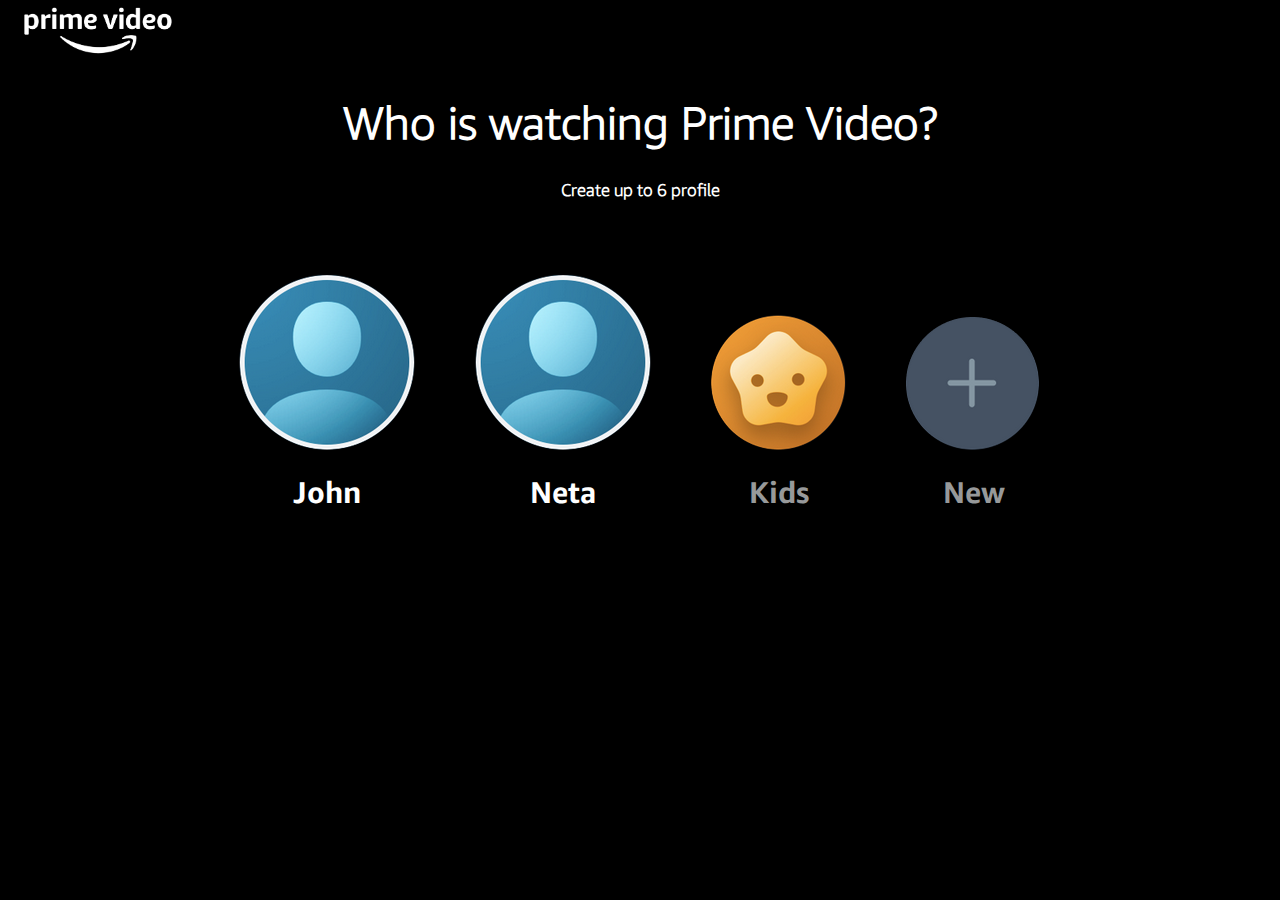
<file: index.html>
<!DOCTYPE html>
<html lang="en">
<head>
    <meta charset="UTF-8">
    <meta http-equiv="X-UA-Compatible" content="IE=edge">
    <meta name="viewport" content="width=device-width, initial-scale=1.0">

    <link rel="stylesheet" type="text/css" href="css/style.css">
    <script src="https://ajax.googleapis.com/ajax/libs/jquery/3.5.1/jquery.min.js"></script>
    <script src="js/javascript.js"></script>
    <title>Amazon Prime</title>
</head>
<body>
    <div class="main">
        <div class="logo"><img src="images/logo.png"></div>
        <h1 class="profileheader">Who is watching Prime Video?</h1>
        <h3 class="profilesubheader">Create up to 6 profile</h3>
        <div class="profilelist">
                <div class="largeprofile">
                    <a href="home.html"><img src="images/adult.png"></a>
                    <div class="profilename">John</div>
                    <div class="editprofile">Edit</div>
                </div>
                <div class="largeprofile">
                    <a href="home.html"><img src="images/adult.png"></a>
                    <div class="profilename">Neta</div>
                    <div class="editprofile">Edit</div>
                </div>
                <div class="smallprofile">
                    <a href="home.html"><img src="images/child.png" height="135" width="135"></a>
                    <div class="profilename">Kids</div>
                    <div class="editprofile">Edit</div>
                </div>
                <div class="smallprofile">
                    <a href="home.html"><img src="images/new.png" height="133" width="133"></a>
                    <div class="profilename">New</div>
                    <div class="editprofile">Edit</div>
                </div>
        </div>
    </div>
</body>
</html>
</file>
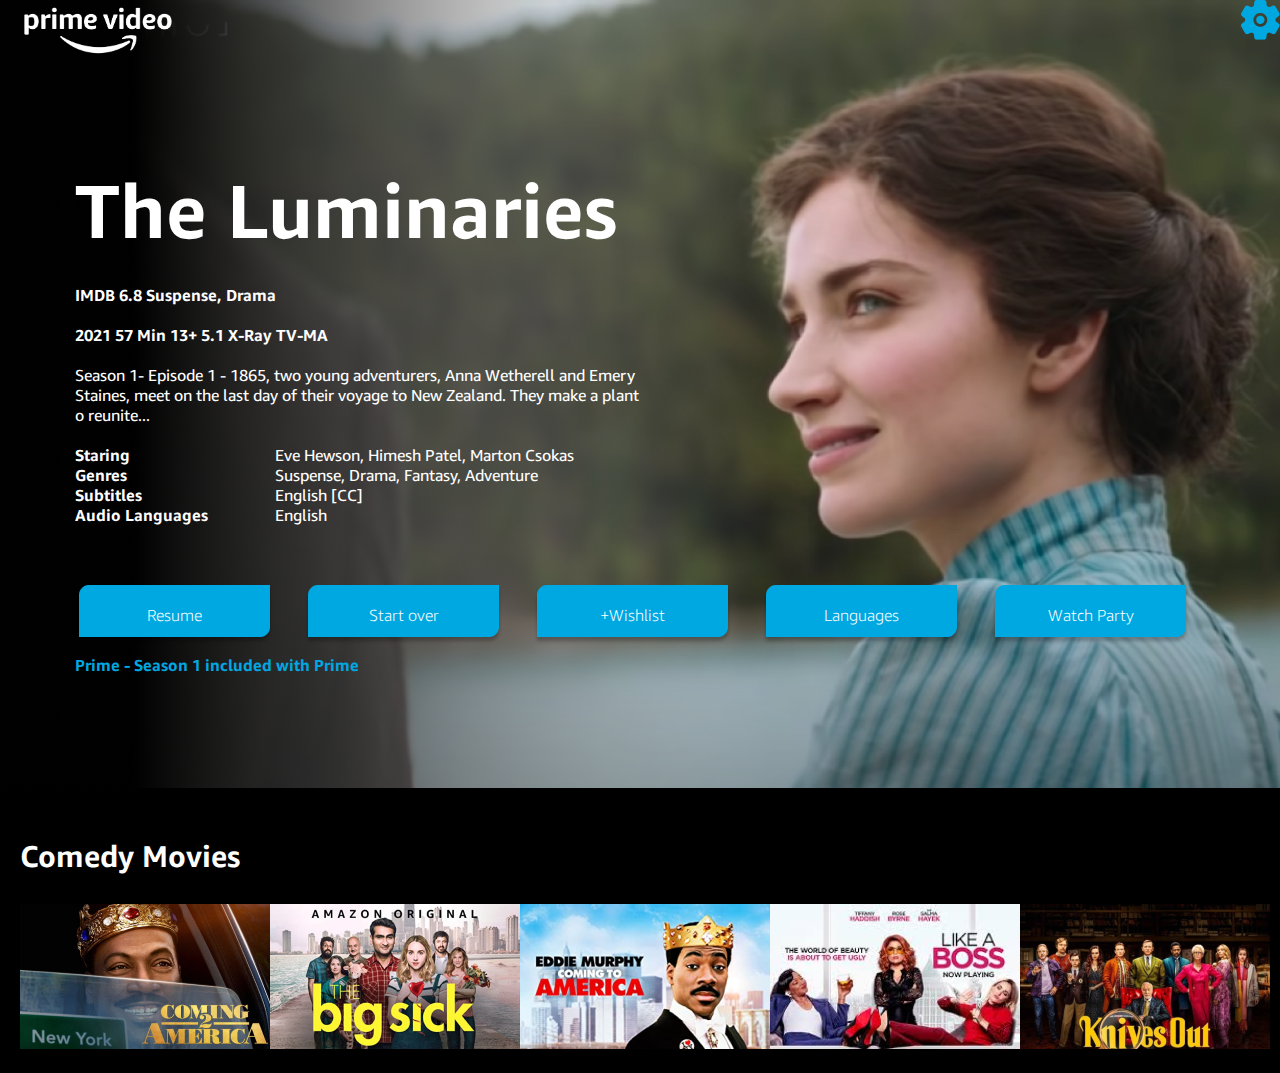
<file: continue.html>
<!DOCTYPE html>
<html lang="en">
<head>
    <meta charset="UTF-8">
    <meta http-equiv="X-UA-Compatible" content="IE=edge">
    <meta name="viewport" content="width=device-width, initial-scale=1.0">

    <link rel="stylesheet" type="text/css" href="css/style.css">
    <script src="https://ajax.googleapis.com/ajax/libs/jquery/3.5.1/jquery.min.js"></script>
    <script src="js/javascript.js"></script>
    <title>Amazon Prime</title>
</head>
<body>
    <div class="main">
        <div class="watch">
            <div class="controlbar">
                <div class="logo"><img src="images/logo.png"></div>
                <div class="settings"><img src="images/settings.png"></div>
            </div>
            <div class="details">
                <div class="titlename">The Luminaries</div>
                <div class="cardtext">
                    <div class="categorization">IMDB 6.8 Suspense, Drama</div>
                    <div class="primaryfilmmeta">2021 57 Min 13+ 5.1 X-Ray TV-MA</div>
                    <div class="description">Season 1- Episode 1 - 1865, two young adventurers, Anna 
                        Wetherell and Emery Staines, meet on the last day of their 
                        voyage to New Zealand. They make a plant o reunite...</div>
                    <div class="secondaryfilmmeta">
                        <div class="metadetail">
                            <div class="metalabel">Staring</div>
                            <div class="metadetail">Eve Hewson, Himesh Patel, Marton Csokas</div>
                        </div>
                        <div class="metadetail">
                            <div class="metalabel">Genres</div>
                            <div class="metadetail">Suspense, Drama, Fantasy, Adventure</div>
                        </div>
                        <div class="metadetail">
                            <div class="metalabel">Subtitles</div>
                            <div class="metadetail">English [CC]</div>
                        </div>
                        <div class="metadetail">
                            <div class="metalabel">Audio Languages</div>
                            <div class="metadetail">English</div>
                        </div>
                    </div>
                </div>
                <div class="watchoptions">
                    <div class="watchbutton">Resume</div>
                    <div class="watchbutton">Start over</div>
                    <div class="watchbutton">+Wishlist</div>
                    <div class="watchbutton">Languages</div>
                    <div class="watchbutton">Watch Party</div>
                </div>
                <div class="prompt">Prime - Season 1 included with Prime</div>
            </div>
        </div>
 


        <div class="titlecontainer">
            <h3>Comedy Movies</h3>
            <div class="titlelistings">
                <div class="title"><img src="images/comedyMovies/1.png"></div>
                <div class="title"><img src="images/comedyMovies/2.png"></div>
                <div class="title"><img src="images/comedyMovies/3.png"></div>
                <div class="title"><img src="images/comedyMovies/4.png"></div>
                <div class="title"><img src="images/comedyMovies/5.png"></div>
            </div>
        </div>

       



    </div>
</body>
</html>
</file>
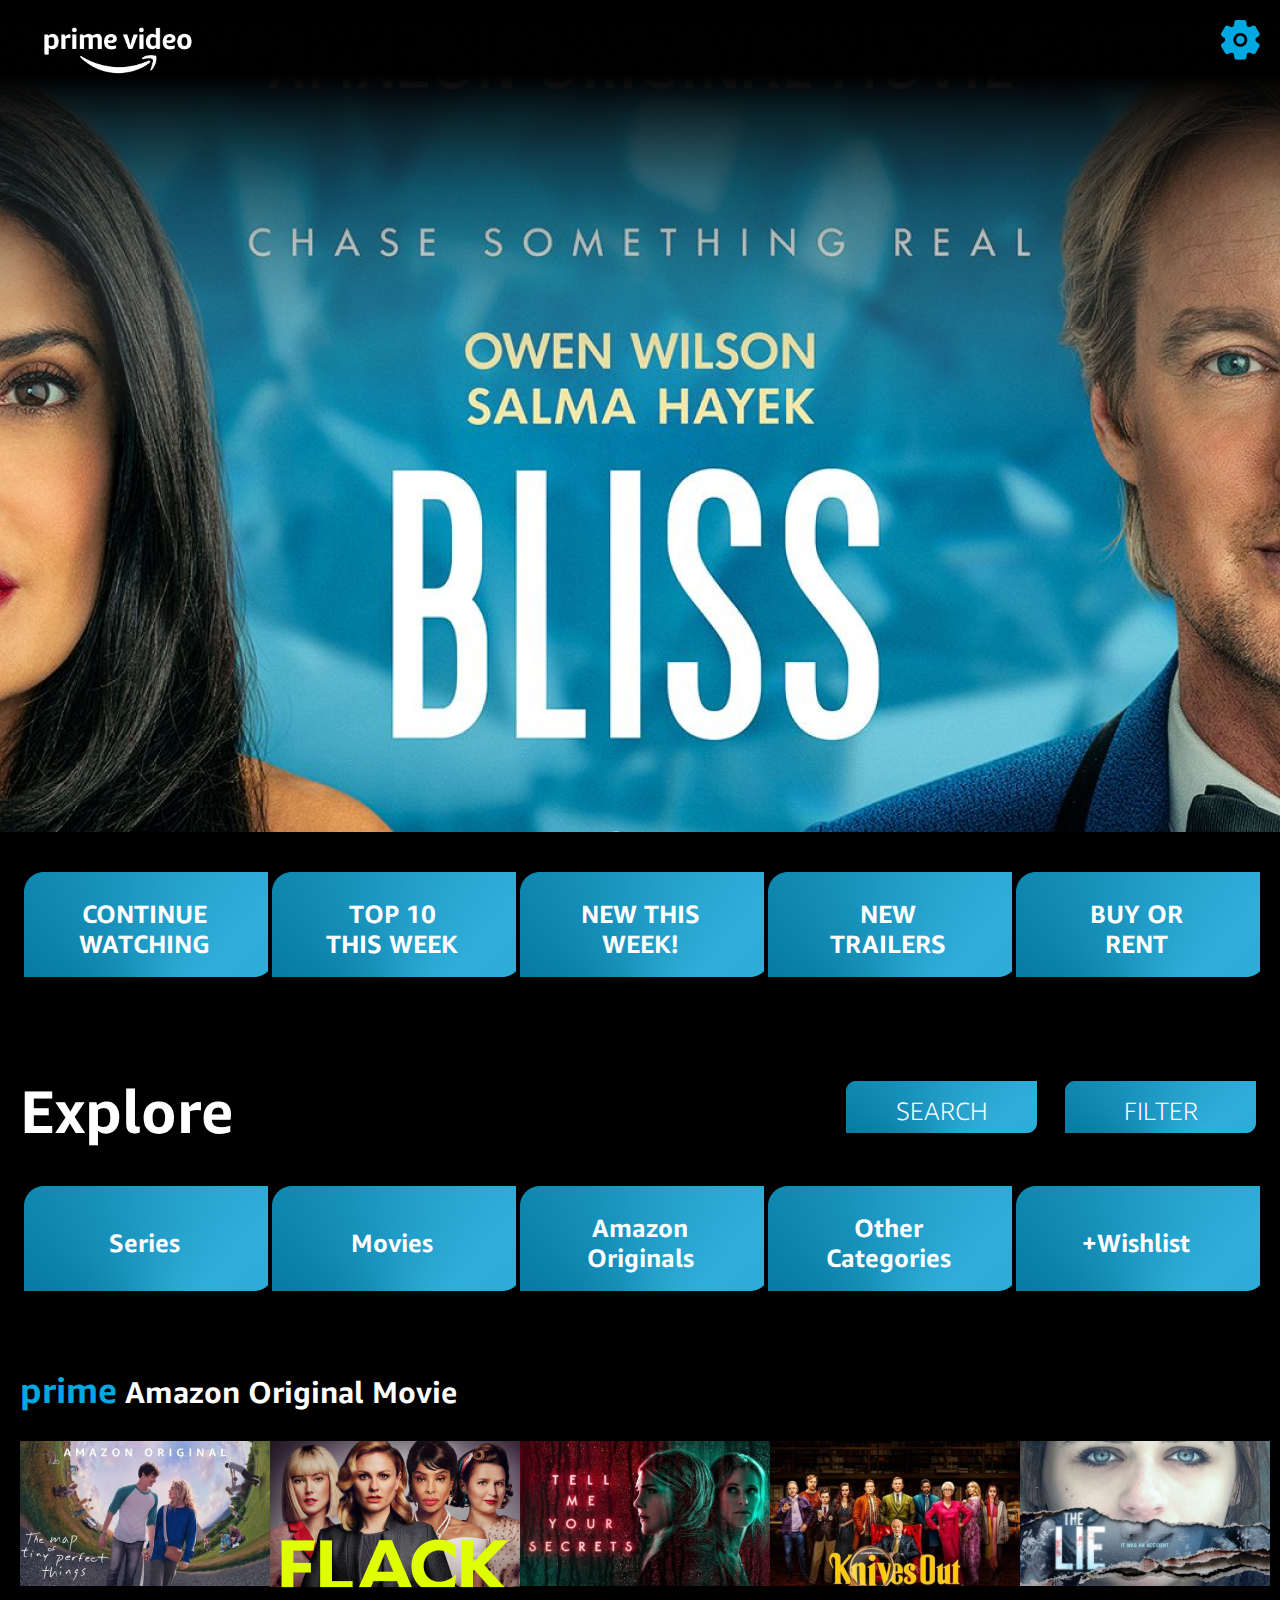
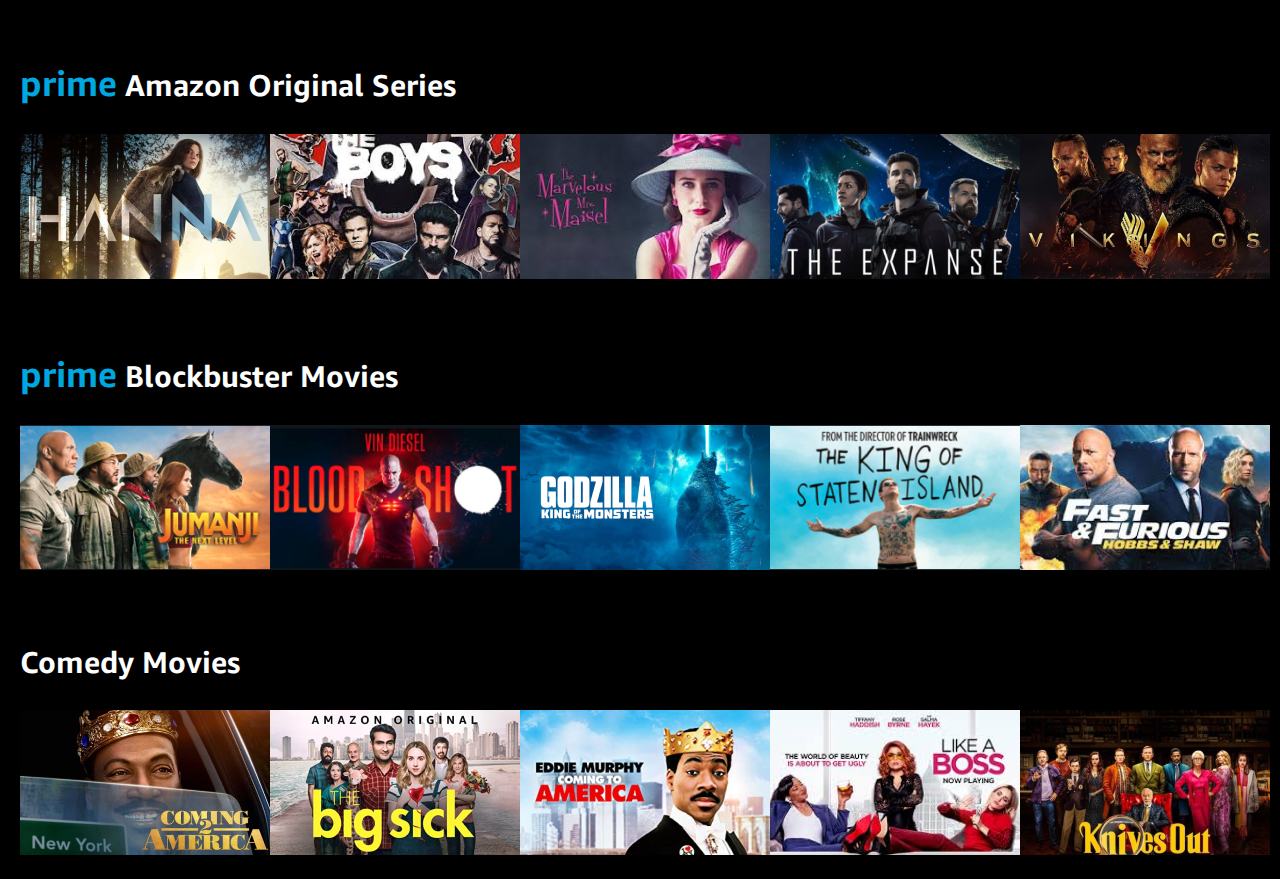
<file: home.html>
<!DOCTYPE html>
<html lang="en">
<head>
    <meta charset="UTF-8">
    <meta http-equiv="X-UA-Compatible" content="IE=edge">
    <meta name="viewport" content="width=device-width, initial-scale=1.0">

    <link rel="stylesheet" type="text/css" href="css/style.css">
    <script src="https://ajax.googleapis.com/ajax/libs/jquery/3.5.1/jquery.min.js"></script>
    <script src="js/javascript.js"></script>
    <title>Amazon Prime</title>
</head>
<body>
    <div class="main">
        <div class="hero">
            <div class="logo"><img src="images/logo.png"></div>
            <div class="settings"><img src="images/settings.png"></div>
        </div>
        <div class="featured">
            <div id="continuewatching" class="featuredButton"><a href="continue.html">CONTINUE<br/>WATCHING</a></div>
            <div id="top10thisweek" class="featuredButton"><a href="#">TOP 10<br/>THIS WEEK</a></div>
            <div id="newthisweek" class="featuredButton"><a href="#">NEW THIS<br/>WEEK!</a></div>
            <div id="newtrailers" class="featuredButton"><a href="trailers.html">NEW<br/>TRAILERS</a></div>
            <div id="buyorrent" class="featuredButton"><a href="#">BUY OR<br/>RENT</a></div>
        </div>
        <div class="topheader">
            <div class="topheaderexplore"><h1>Explore</h1></div>
            <div class="topheaderbuttons">
                <div class="search">SEARCH</div>
                <div id="filter" class="filter">FILTER</div>
            </div>
        </div>

        <div class="filtercontainer" id="filtercontainer">
            <div class="filterrow1">
                <div id="actionfilter" class="filterbutton">Action</div>
                <div id="adventurefilter" class="filterbutton">Adventure</div>                
                <div id="animefilter" class="filterbutton">Anime</div>
                <div id="blackvoicefilter" class="filterbutton">Black Voice</div>
                <div id="comedyfilter" class="filterbutton">Comedy</div>
                <div id="docsfilter" class="filterbutton">Docs</div>
                <div id="dramafilter" class="filterbutton">Drama</div>
                <div id="fantasyfilter" class="filterbutton">Fantasy</div>
                <div id="foreignfilter" class="filterbutton">Foreign</div>
                <div id="clearall" class="clearbutton">Clear All</div>
            </div>
            <div class="filterrow2">
                <div id="horrorfilter" class="filterbutton">Horror</div>
                <div id="lgbtqfilter" class="filterbutton">LGBTQ</div>                
                <div id="militaryfilter" class="filterbutton">Military</div>
                <div id="musicalfilter" class="filterbutton">Musical</div>
                <div id="mysteryfilter" class="filterbutton">Mystery</div>
                <div id="romancefilter" class="filterbutton">Romance</div>
                <div id="scififilter" class="filterbutton">Science Fiction</div>
                <div id="sportsfilter" class="filterbutton">Sports</div>
                <div id="thrillerfilter" class="filterbutton">Thriller</div>
            </div>
        </div>

        <div class="featured">
            <div id="seriescategory" class="featuredButton"><a href="#">Series</a></div>
            <div id="moviescategory" class="featuredButton"><a href="#">Movies</a></div>
            <div id="originalscategory" class="featuredButton"><a href="#">Amazon<br/>Originals</a></div>
            <div id="othercategory" class="featuredButton"><a href="#">Other<br/>Categories</a></div>
            <div id="wishlist" class="featuredButton"><a href="#">+Wishlist</a></div>
        </div>

        <div class="titlecontainer">
            <h3><span class="primestyle">prime</span> Amazon Original Movie</h3>
            <div class="titlelistings">
                <div class="title"><img src="images/originalMovie/1.png"></div>
                <div class="title"><img src="images/originalMovie/2.png"></div>
                <div class="title"><img src="images/originalMovie/3.png"></div>
                <div class="title"><img src="images/originalMovie/4.png"></div>
                <div class="title"><img src="images/originalMovie/5.png"></div>
            </div>
        </div>

        <div class="titlecontainer">
            <h3><span class="primestyle">prime</span> Amazon Original Series</h3>
            <div class="titlelistings">
                <div class="title"><img src="images/originalSeries/1.png"></div>
                <div class="title"><img src="images/originalSeries/2.png"></div>
                <div class="title"><img src="images/originalSeries/3.png"></div>
                <div class="title"><img src="images/originalSeries/4.png"></div>
                <div class="title"><img src="images/originalSeries/5.png"></div>
            </div>
        </div>

        <div class="titlecontainer">
            <h3><span class="primestyle">prime</span> Blockbuster Movies</h3>
            <div class="titlelistings">
                <div class="title"><img src="images/blockbusterMovies/1.png"></div>
                <div class="title"><img src="images/blockbusterMovies/2.png"></div>
                <div class="title"><img src="images/blockbusterMovies/3.png"></div>
                <div class="title"><img src="images/blockbusterMovies/4.png"></div>
                <div class="title"><img src="images/blockbusterMovies/5.png"></div>
            </div>
        </div>

        <div class="titlecontainer">
            <h3>Comedy Movies</h3>
            <div class="titlelistings">
                <div class="title"><img src="images/comedyMovies/1.png"></div>
                <div class="title"><img src="images/comedyMovies/2.png"></div>
                <div class="title"><img src="images/comedyMovies/3.png"></div>
                <div class="title"><img src="images/comedyMovies/4.png"></div>
                <div class="title"><img src="images/comedyMovies/5.png"></div>
            </div>
        </div>



    </div>
    

</body>
</html>
</file>
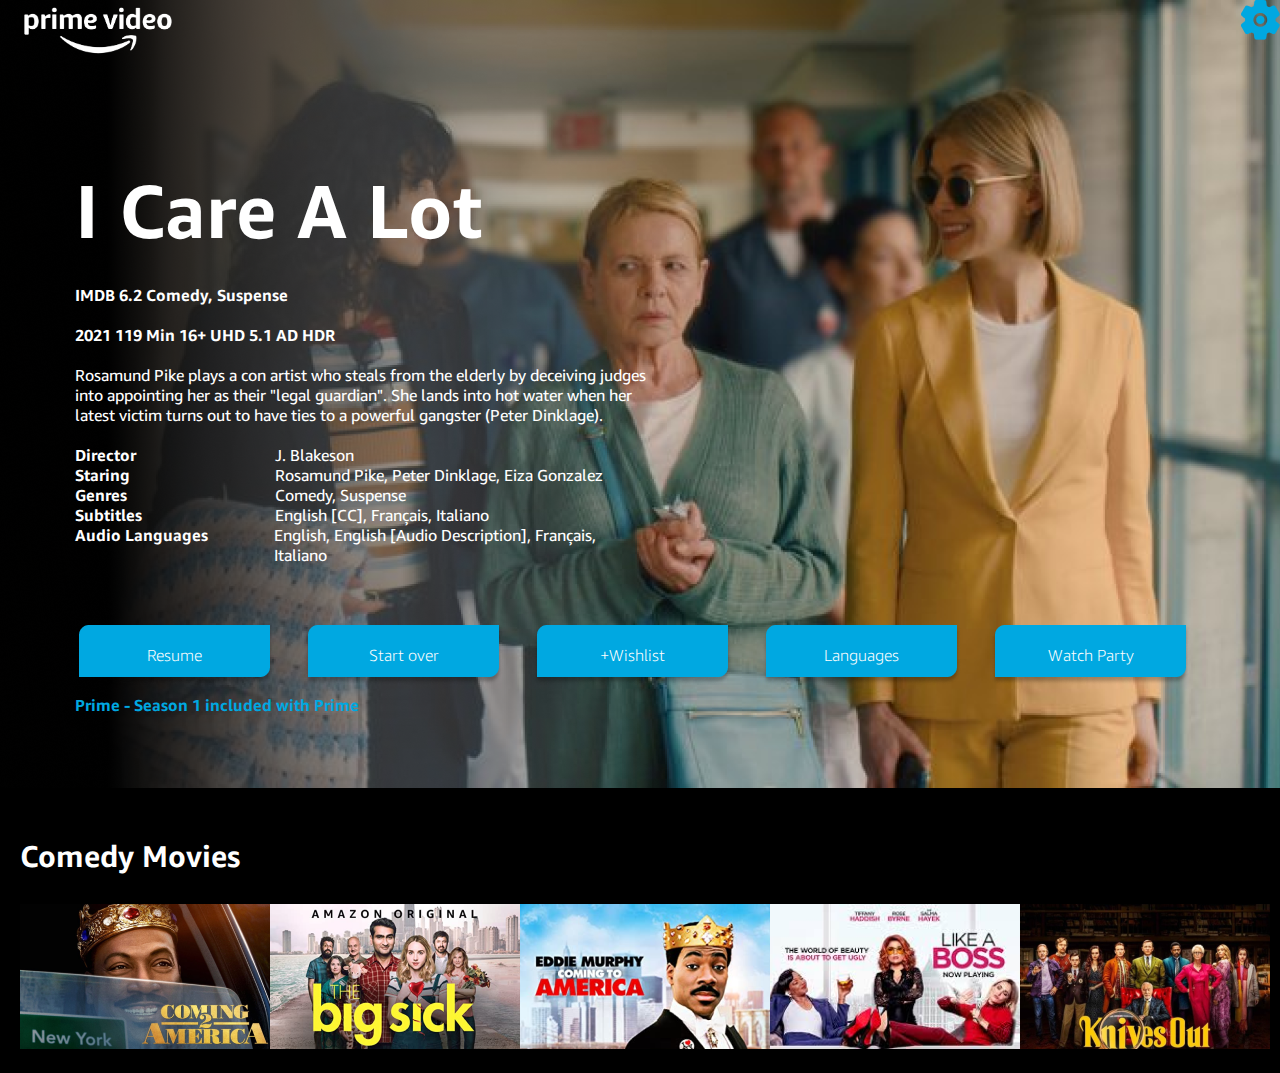
<file: trailers.html>
<!DOCTYPE html>
<html lang="en">
<head>
    <meta charset="UTF-8">
    <meta http-equiv="X-UA-Compatible" content="IE=edge">
    <meta name="viewport" content="width=device-width, initial-scale=1.0">

    <link rel="stylesheet" type="text/css" href="css/style.css">
    <script src="https://ajax.googleapis.com/ajax/libs/jquery/3.5.1/jquery.min.js"></script>
    <script src="js/javascript.js"></script>
    <title>Amazon Prime</title>
</head>
<body>
    <div class="main">
        <div class="trailer">
            <div class="controlbar">
                <div class="logo"><img src="images/logo.png"></div>
                <div class="settings"><img src="images/settings.png"></div>
            </div>
            <div class="details">
                <div class="titlename">I Care A Lot</div>
                <div class="cardtext">
                    <div class="categorization">IMDB 6.2 Comedy, Suspense</div>
                    <div class="primaryfilmmeta">2021 119 Min 16+ UHD 5.1 AD HDR</div>
                    <div class="description">Rosamund Pike plays a con artist who steals from the elderly by deceiving judges into appointing 
                        her as their "legal guardian". She lands into hot water when her latest victim turns out to have ties 
                        to a powerful gangster (Peter Dinklage).</div>
                    <div class="secondaryfilmmeta">
                        <div class="metadetail">
                            <div class="metalabel">Director</div>
                            <div class="metadetail">J. Blakeson</div>
                        </div>
                        <div class="metadetail">
                            <div class="metalabel">Staring</div>
                            <div class="metadetail">Rosamund Pike, Peter Dinklage, Eiza Gonzalez</div>
                        </div>
                        <div class="metadetail">
                            <div class="metalabel">Genres</div>
                            <div class="metadetail">Comedy, Suspense</div>
                        </div>
                        <div class="metadetail">
                            <div class="metalabel">Subtitles</div>
                            <div class="metadetail">English [CC], Français, Italiano</div>
                        </div>
                        <div class="metadetail">
                            <div class="metalabel">Audio Languages</div>
                            <div class="metadetail">English, English [Audio Description], Français, Italiano</div>
                        </div>
                    </div>
                </div>
                <div class="watchoptions">
                    <div class="watchbutton">Resume</div>
                    <div class="watchbutton">Start over</div>
                    <div class="watchbutton">+Wishlist</div>
                    <div class="watchbutton">Languages</div>
                    <div class="watchbutton">Watch Party</div>
                </div>
                <div class="prompt">Prime - Season 1 included with Prime</div>
            </div>
        </div>
 


        <div class="titlecontainer">
            <h3>Comedy Movies</h3>
            <div class="titlelistings">
                <div class="title"><img src="images/comedyMovies/1.png"></div>
                <div class="title"><img src="images/comedyMovies/2.png"></div>
                <div class="title"><img src="images/comedyMovies/3.png"></div>
                <div class="title"><img src="images/comedyMovies/4.png"></div>
                <div class="title"><img src="images/comedyMovies/5.png"></div>
            </div>
        </div>

       



    </div>
</body>
</html>
</file>
<file: css/style.css>
@font-face {
    font-family: 'EmberRegular';
    src: url('../images/webfonts/AmazonEmber_W_Rg.eot');
    src: url('../images/webfonts/AmazonEmber_W_Rg.eot?#iefix') format('embedded-opentype'),
         url('../images/webfonts/AmazonEmber_W_Rg.woff') format('woff'),
         url('../images/webfonts/AmazonEmber_W_Rg.woff2') format('woff2');
    font-weight: normal;
    font-style: normal;
}

@font-face {
    font-family: 'EmberMedium';
    src: url('../images/webfonts/AmazonEmber_W_Bd.eot');
    src: url('../images/webfonts/AmazonEmber_W_Bd.eot?#iefix') format('embedded-opentype'),
         url('../images/webfonts/AmazonEmber_W_Bd.woff') format('woff'),
         url('../images/webfonts/AmazonEmber_W_Bd.woff2') format('woff2');
    font-weight: normal;
    font-style: normal;
}

@font-face {
    font-family: 'EmberLight';
    src: url('../images/webfonts/AmazonEmber_W_Lt.eot');
    src: url('../images/webfonts/AmazonEmber_W_Lt.eot?#iefix') format('embedded-opentype'),
         url('../images/webfonts/AmazonEmber_W_Lt.woff') format('woff'),
         url('../images/webfonts/AmazonEmber_W_Lt.woff2') format('woff2');
    font-weight: normal;
    font-style: normal;
}

body {
    background-color: black;
    color: white;
    margin: auto;

}

.hero {
    height: 812px;
    display: flex;
    flex-direction: row;
    align-items: flex-start;
    justify-content: space-between;
    padding: 20px;
    background-image: url(../images/hero.png);
    background-repeat: no-repeat;
    background-position: center;
}

.watch {
    background-image: url(../images/luminaries.png);
    background-repeat: no-repeat;
    background-position: center;
    height: 788px;
}

.trailer {
    background-image: url(../images/icarealot.png);
    background-repeat: no-repeat;
    background-position: center;
    height: 788px;
}

.controlbar {

    display: flex;
    flex-direction: row;
    align-items: flex-start;
    justify-content: space-between;


}

.details {
    margin-left: 75px;
    font-family: 'EmberRegular', Helvetica, Arial, sans-serif;
    wid
}

.titlename {
    font-family: 'EmberMedium', Helvetica, Arial, sans-serif;
    font-weight: normal;
    font-size: 75px;
    margin-top: 100px;

}

.cardtext {
    width: 576px;
}

.categorization {
    margin-top: 30px;
    font-family: 'EmberMedium', Helvetica, Arial, sans-serif;
}

.primaryfilmmeta {
    margin-top: 20px;
    font-family: 'EmberMedium', Helvetica, Arial, sans-serif;
}

.description {
    margin-top: 20px;
}

.secondaryfilmmeta {
    margin-top: 20px;
}

.watchoptions {
    margin-top: 60px;
    display: flex;
    flex-direction: row;
    align-items: flex-start;
    justify-content: flex-start;

}

.metadetail {
    display: flex;
    flex-direction: row;
    align-items: flex-start;
    justify-content: flex-start; 
}

.metalabel {
    font-family: 'EmberMedium', Helvetica, Arial, sans-serif;
    width: 200px;
}



.watchbutton {
    background-image: url(../images/watchbutton.png);   
    height: 60px;
    width: 199px;
    margin-right: 30px;
    display: flex;
    align-items: center;
    justify-content: center;
    cursor: pointer;
    font-family: 'EmberLight', Helvetica, Arial, sans-serif;
}

.prompt {
    color: #00A8E1;
    font-family: 'EmberMedium', Helvetica, Arial, sans-serif;
    margin-top: 10px;
}

.logo img {
    height: 61px;
}

.featured {
    display: flex;
    flex-direction: row;
    align-items: flex-start;
    justify-content: space-between;
    padding: 20px;
}

.featured a {
    font-size: 25px;
    color: white;
    font-family: 'EmberMedium', Helvetica, Arial, sans-serif;
    text-align: center;
    text-decoration: none;

}

.featuredButton {
    height: 113px;
    width: 258px;
    background-image: url(../images/lrgbutton.png);
    display: flex;
    align-items: center;
    justify-content: center;
    cursor: pointer;


}

.topheader {
    margin-top: 50px;
    display: flex;
    flex-direction: row;
    align-items: center;
    justify-content: space-between;
    padding: 20px;

}

.topheader H1 {
    font-family: 'EmberMedium', Helvetica, Arial, sans-serif;
    font-size: 60px;
    margin: 0px;
    padding: 0px;
}

.topheaderbuttons {
    display: flex;
    flex-direction: row;
    align-items: flex-start;
    justify-content: flex-end; 
}

.search, .filter {
    background-image: url(../images/button.png);
    height: 60px;
    width: 199px;
    display: flex;
    align-items: center;
    justify-content: center;
    cursor: pointer;
    font-size: 25px;
    color: white;
    text-align: center;
    text-decoration: none;
    font-family: 'EmberLight', Helvetica, Arial, sans-serif;
    margin-left: 20px;
}

.filtercontainer {
    padding-left: 25px;
    display: none;
}

.filterrow1 {
    display: flex;
    flex-direction: row;
    align-items: flex-start;
    justify-content: flex-start;
    margin-bottom: 20px;

}

.filterrow2 {
    display: flex;
    flex-direction: row;
    align-items: flex-start;
    justify-content: flex-start;
    margin-bottom: 40px;

}


.filterbutton {
    background-image: url(../images/filterbutton.png);   
    height: 47px;
    width: 110px;
    margin-right: 30px;
    display: flex;
    align-items: center;
    justify-content: center;
    cursor: pointer;
    font-family: 'EmberLight', Helvetica, Arial, sans-serif;
}

.clearbutton {
    background-image: url(../images/clearbutton.png);   
    height: 47px;
    width: 110px;
    margin-left: 15px;
    display: flex;
    align-items: center;
    justify-content: center;
    cursor: pointer;
    font-family: 'EmberLight', Helvetica, Arial, sans-serif;
}

.titlecontainer {
    padding: 20px;
}

.titlecontainer H3 {
    font-family: 'EmberMedium', Helvetica, Arial, sans-serif;
    font-weight: normal;
    font-size: 30px;
}

.titlelistings {
    display: flex;
    flex-direction: row;
    align-items: flex-start;
    justify-content: space-between;

}

.title {
    cursor: pointer;
}

.seealltvseries {
    height: 153px;
    width: 258px;
    background-image: url(../images/seeall.png);
    display: flex;
    align-items: center;
    justify-content: center;
    cursor: pointer;

}

.primestyle {
    color: #00A8E1;
    font-size: 35px;
}

.profilelist {
    display: flex;
    flex-direction: row;
    align-items: flex-start;
    justify-content: center; 
    margin-top: 80px;
}

.largeprofile {
    width: 176px;
    height: 220px;
    display: flex;
    flex-direction: column;
    justify-content: flex-end;
    margin: 30px;
    background-repeat: no-repeat;
    background-position: center;

}

.smallprofile {
    width: 135px;
    height: 220px;
    display: flex;
    flex-direction: column;
    justify-content: flex-end;
    margin: 30px;
    background-repeat: no-repeat;
    background-position: center;
    color: #97999A;
}


.profilename {
    font-family: 'EmberMedium', Helvetica, Arial, sans-serif;
    font-weight: normal;
 
    text-align: center;
    font-size: 30px;
    margin-top: 20px;
}

.editprofile {
    font-family: 'EmberMedium', Helvetica, Arial, sans-serif;
    font-weight: normal;
    color: #97999A;
    text-align: center;
    visibility: hidden;

}

.profileheader {
    font-family: 'EmberLight', Helvetica, Arial, sans-serif;
    font-size: 45px;
    text-align: center;
    margin-top: 30px;
}

.profilesubheader {
    font-family: 'EmberLight', Helvetica, Arial, sans-serif;
    font-size: 17px;
    text-align: center;
}
</file>
